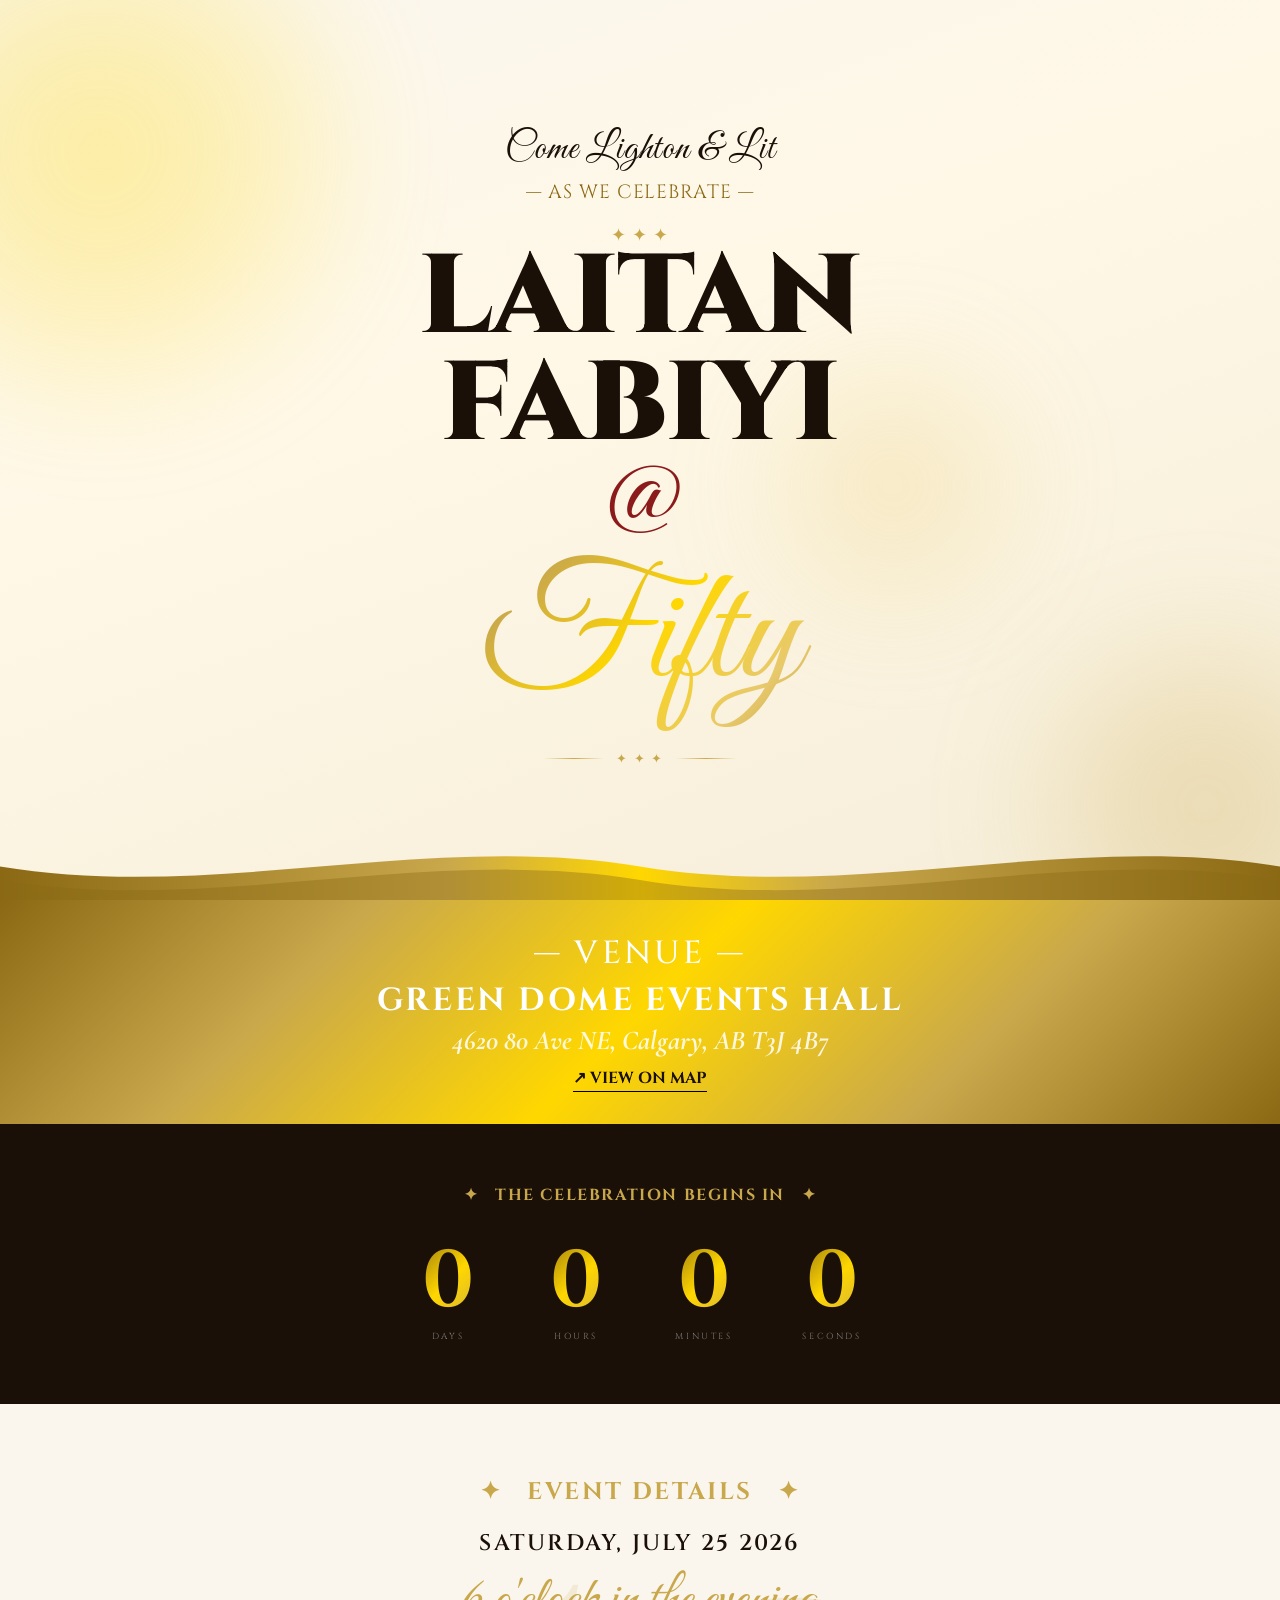
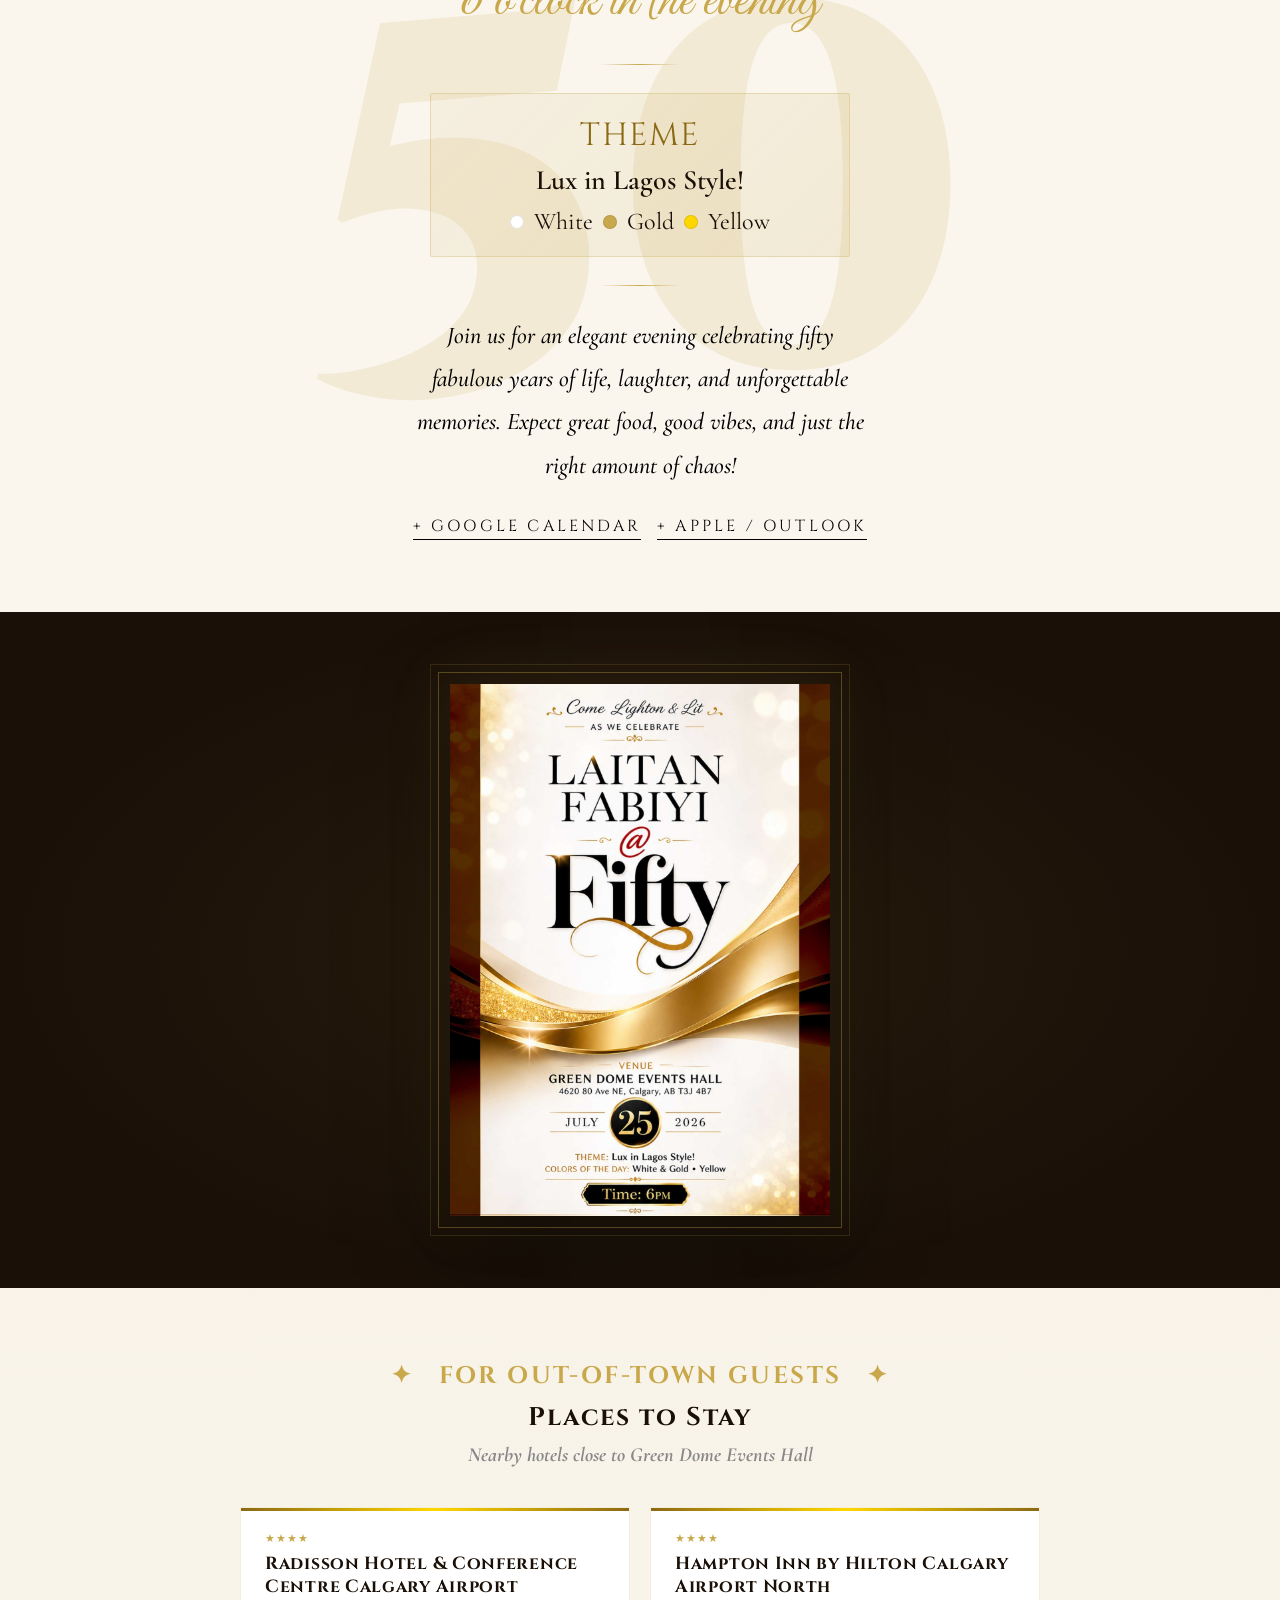
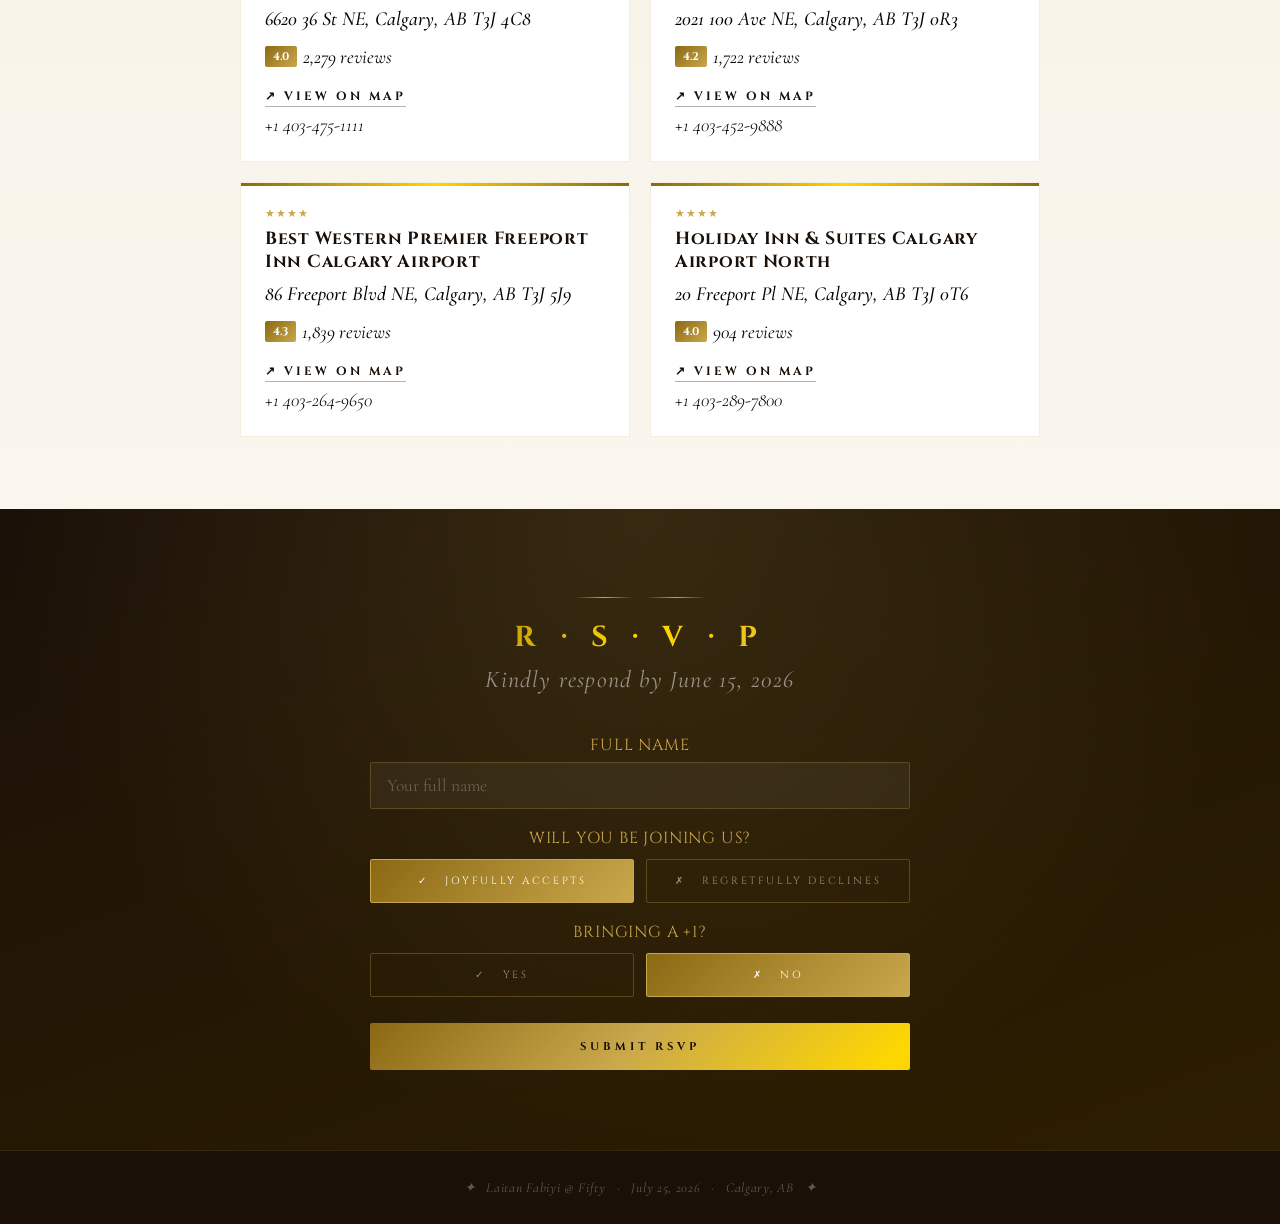
<file: index.html>
<!DOCTYPE html>
<html lang="en">
<head>
<meta charset="UTF-8">
<meta name="viewport" content="width=device-width, initial-scale=1.0">
<title>Laitan Fabiyi @ Fifty</title>
<link href="https://fonts.googleapis.com/css2?family=Cormorant+Garamond:ital,wght@0,300;0,400;0,600;1,300;1,400&family=Cinzel:wght@400;600;700;900&family=Great+Vibes&display=swap" rel="stylesheet">
<link rel="stylesheet" href="style.css">

</head>
<body>

<!-- ── HERO ── -->
<section class="hero">
  <div class="orb orb-1"></div>
  <div class="orb orb-2"></div>
  <div class="orb orb-3"></div>

  <div class="hero-inner">
    <p class="come-lighton">Come Lighton &amp; Lit</p>
    <p class="as-we-celebrate" style="opacity:0;animation:fadeUp 1s 0.4s forwards">— AS WE CELEBRATE —</p>

    <div class="deco-flourish" style="opacity:0;animation:fadeUp 1s 0.5s forwards">✦ ✦ ✦</div>

    <h1 class="name">LAITAN<br>FABIYI</h1>
    <span class="at-symbol">@</span>
    <span class="fifty">Fifty</span>

    <div class="deco-line" style="opacity:0;animation:fadeUp 1s 1.2s forwards;margin-top:20px;">
      ✦ ✦ ✦
    </div>
  </div>

  <!-- SVG Gold Wave -->
  <svg class="wave-divider" viewBox="0 0 1440 80" xmlns="http://www.w3.org/2000/svg" preserveAspectRatio="none">
    <defs>
      <linearGradient id="waveGrad" x1="0%" y1="0%" x2="100%" y2="0%">
        <stop offset="0%" style="stop-color:#8B6914"/>
        <stop offset="35%" style="stop-color:#C9A84C"/>
        <stop offset="50%" style="stop-color:#FFD700"/>
        <stop offset="65%" style="stop-color:#C9A84C"/>
        <stop offset="100%" style="stop-color:#8B6914"/>
      </linearGradient>
    </defs>
    <path d="M0,40 C240,80 480,0 720,40 C960,80 1200,0 1440,40 L1440,80 L0,80 Z" fill="url(#waveGrad)"/>
    <path d="M0,55 C240,95 480,15 720,55 C960,95 1200,15 1440,55 L1440,80 L0,80 Z" fill="rgba(139,105,20,0.4)"/>
  </svg>
</section>

<!-- ── GOLD BAND ── -->
<div class="gold-band">
  <p class="venue-label">— VENUE —</p>
  <p class="venue-name">Green Dome Events Hall</p>
  <p class="venue-address">4620 80 Ave NE, Calgary, AB T3J 4B7</p>
  <a class="map-link" href="https://maps.google.com/?q=4620+80+Ave+NE,+Calgary,+AB+T3J+4B7" target="_blank">
    ↗ View on Map
  </a>
</div>

<!-- ── COUNTDOWN ── -->
<section class="countdown-section">
  <h2>✦ &nbsp; The Celebration Begins In &nbsp; ✦</h2>
  <div class="countdown-grid">
    <div class="countdown-item">
      <span class="countdown-number" id="cd-days">—</span>
      <span class="countdown-label">Days</span>
    </div>
    <div class="countdown-item">
      <span class="countdown-number" id="cd-hours">—</span>
      <span class="countdown-label">Hours</span>
    </div>
    <div class="countdown-item">
      <span class="countdown-number" id="cd-mins">—</span>
      <span class="countdown-label">Minutes</span>
    </div>
    <div class="countdown-item">
      <span class="countdown-number" id="cd-secs">—</span>
      <span class="countdown-label">Seconds</span>
    </div>
  </div>
</section>

<!-- ── INFO ── -->
<section class="info-section">
  <div class="info-inner">
    <span class="section-tag">✦ &nbsp; Event Details &nbsp; ✦</span>

    <p class="info-date">SATURDAY, JULY 25 2026</p>
    <span class="info-time">6 o'clock in the evening</span>

    <div class="info-divider"></div>

    <div class="theme-block">
      <span class="theme-label">Theme</span>
      <span class="theme-value">Lux in Lagos Style!</span>
      <div class="colors-row">
        <span class="color-dot" style="background:#fff;"></span>
        <span>White</span>
        <span class="color-dot" style="background:#C9A84C;"></span>
        <span>Gold</span>
        <span class="color-dot" style="background:#FFD700;"></span>
        <span>Yellow</span>
      </div>
    </div>

    <div class="info-divider"></div>

    <p style="font-family:'Cormorant Garamond',serif;font-size:1.5rem;font-weight:500;color:#000;font-style:italic;line-height:1.8;max-width:460px;margin:0 auto;">
      Join us for an elegant evening celebrating fifty fabulous years of life, laughter, and unforgettable memories. Expect great food, good vibes, and just the right amount of chaos!
    </p>

    <div class="cal-links">
      <a class="cal-link" href="https://calendar.google.com/calendar/render?action=TEMPLATE&text=Laitan+Fabiyi+%40+Fifty&dates=20260725T180000/20260725T230000&location=4620+80+Ave+NE,+Calgary,+AB+T3J+4B7" target="_blank">+ Google Calendar</a>
      <a class="cal-link" href="data:text/calendar;charset=utf-8,BEGIN:VCALENDAR%0AVERSION:2.0%0ABEGIN:VEVENT%0ADTSTART:20260725T180000%0ADTEND:20260725T230000%0ASUMMARY:Laitan+Fabiyi+%40+Fifty%0ALOCATION:4620+80+Ave+NE+Calgary+AB+T3J+4B7%0AEND:VEVENT%0AEND:VCALENDAR" download="laitan50.ics">+ Apple / Outlook</a>
    </div>
  </div>
</section>


<!-- ── ORIGINAL INVITATION ── -->
<section class="invite-section">
  <div class="invite-frame">
    <img src = "iv.jpeg">
    </div>
</section>

<!-- ── PLACES TO STAY ── -->
<section class="hotels-section">
  <div class="hotels-inner">
    <span class="section-tag">✦ &nbsp; For Out-of-Town Guests &nbsp; ✦</span>
    <h2 class="hotels-heading">Places to Stay</h2>
    <p class="hotels-sub">Nearby hotels close to Green Dome Events Hall</p>
    <div class="hotels-grid">

      <div class="hotel-card">
        <div class="hotel-stars">★★★★</div>
        <div class="hotel-name">Radisson Hotel & Conference Centre Calgary Airport</div>
        <div class="hotel-address">6620 36 St NE, Calgary, AB T3J 4C8</div>
        <div class="hotel-rating">
          <span class="rating-badge">4.0</span>
          <span class="rating-count">2,279 reviews</span>
        </div>
        <a class="hotel-book-link" href="https://maps.google.com/?q=Radisson+Hotel+Conference+Centre+Calgary+Airport" target="_blank">↗ View on Map</a>
        <div class="hotel-phone">+1 403-475-1111</div>
      </div>

      <div class="hotel-card">
        <div class="hotel-stars">★★★★</div>
        <div class="hotel-name">Hampton Inn by Hilton Calgary Airport North</div>
        <div class="hotel-address">2021 100 Ave NE, Calgary, AB T3J 0R3</div>
        <div class="hotel-rating">
          <span class="rating-badge">4.2</span>
          <span class="rating-count">1,722 reviews</span>
        </div>
        <a class="hotel-book-link" href="https://maps.google.com/?q=Hampton+Inn+Hilton+Calgary+Airport+North" target="_blank">↗ View on Map</a>
        <div class="hotel-phone">+1 403-452-9888</div>
      </div>

      <div class="hotel-card">
        <div class="hotel-stars">★★★★</div>
        <div class="hotel-name">Best Western Premier Freeport Inn Calgary Airport</div>
        <div class="hotel-address">86 Freeport Blvd NE, Calgary, AB T3J 5J9</div>
        <div class="hotel-rating">
          <span class="rating-badge">4.3</span>
          <span class="rating-count">1,839 reviews</span>
        </div>
        <a class="hotel-book-link" href="https://maps.google.com/?q=Best+Western+Premier+Freeport+Inn+Calgary+Airport" target="_blank">↗ View on Map</a>
        <div class="hotel-phone">+1 403-264-9650</div>
      </div>

      <div class="hotel-card">
        <div class="hotel-stars">★★★★</div>
        <div class="hotel-name">Holiday Inn & Suites Calgary Airport North</div>
        <div class="hotel-address">20 Freeport Pl NE, Calgary, AB T3J 0T6</div>
        <div class="hotel-rating">
          <span class="rating-badge">4.0</span>
          <span class="rating-count">904 reviews</span>
        </div>
        <a class="hotel-book-link" href="https://maps.google.com/?q=Holiday+Inn+Suites+Calgary+Airport+North" target="_blank">↗ View on Map</a>
        <div class="hotel-phone">+1 403-289-7800</div>
      </div>

    </div>
  </div>
</section>

<!-- ── RSVP ── -->
<section class="rsvp-section" id="rsvp">
  <div class="rsvp-inner">
    <div class="deco-line" style="color:rgba(201,168,76,0.4);margin-bottom:20px;">
    </div>
    <h2>R · S · V · P</h2>
    <p class="rsvp-deadline">Kindly respond by June 15, 2026</p>

    <div id="rsvp-form">
      <div class="form-group">
        <label>Full Name</label>
        <input type="text" id="f-name" placeholder="Your full name" autocomplete="name"/>
      </div>

      <label style="font-family:'Cinzel',serif;font-size:1rem;letter-spacing:0.05em;color:var(--gold);text-transform:uppercase;display:block;margin-bottom:10px;">Will you be joining us?</label>
      <div class="attend-row">
        <button class="attend-btn selected" id="btn-yes" onclick="selectAttend('yes')">✓ &nbsp; Joyfully Accepts</button>
        <button class="attend-btn" id="btn-no" onclick="selectAttend('no')">✗ &nbsp; Regretfully Declines</button>
      </div>

      <label style="font-family:'Cinzel',serif;font-size:1rem;letter-spacing:0.05em;color:var(--gold);text-transform:uppercase;display:block;margin-bottom:10px;">Bringing a +1?</label>
      <div class="attend-row">
        <button class="attend-btn" id="btn-plus1-yes" onclick="selectPlus1('yes')">✓ &nbsp; Yes</button>
        <button class="attend-btn selected" id="btn-plus1-no" onclick="selectPlus1('no')">✗ &nbsp; No</button>
      </div>

      <div class="form-group" id="plus1-name-group" style="display:none;">
        <label>Your +1's Name</label>
        <input type="text" id="f-plus1" placeholder="+1's full name"/>
      </div>

      <button class="submit-btn" onclick="submitRSVP()">Submit RSVP</button>
    </div>

    <div class="success-msg" id="success-msg">
      <span class="checkmark">✦</span>
      <p>Thank you, <strong id="success-name"></strong>!<br><br>
      Your RSVP has been received. We look forward to celebrating this golden milestone with you.<br><br>
      <em style="font-size:0.85rem;color:rgba(255,255,255,0.4);">Lux in Lagos Style — July 25, 2026</em></p>
    </div>
  </div>
</section>

<!-- ── FOOTER ── -->
<footer>
  <p>✦ &nbsp; <em>Laitan Fabiyi @ Fifty</em> &nbsp; · &nbsp; July 25, 2026 &nbsp; · &nbsp; Calgary, AB &nbsp; ✦</p>
</footer>

<script src="script.js"></script>

</body>
</html>
</file>
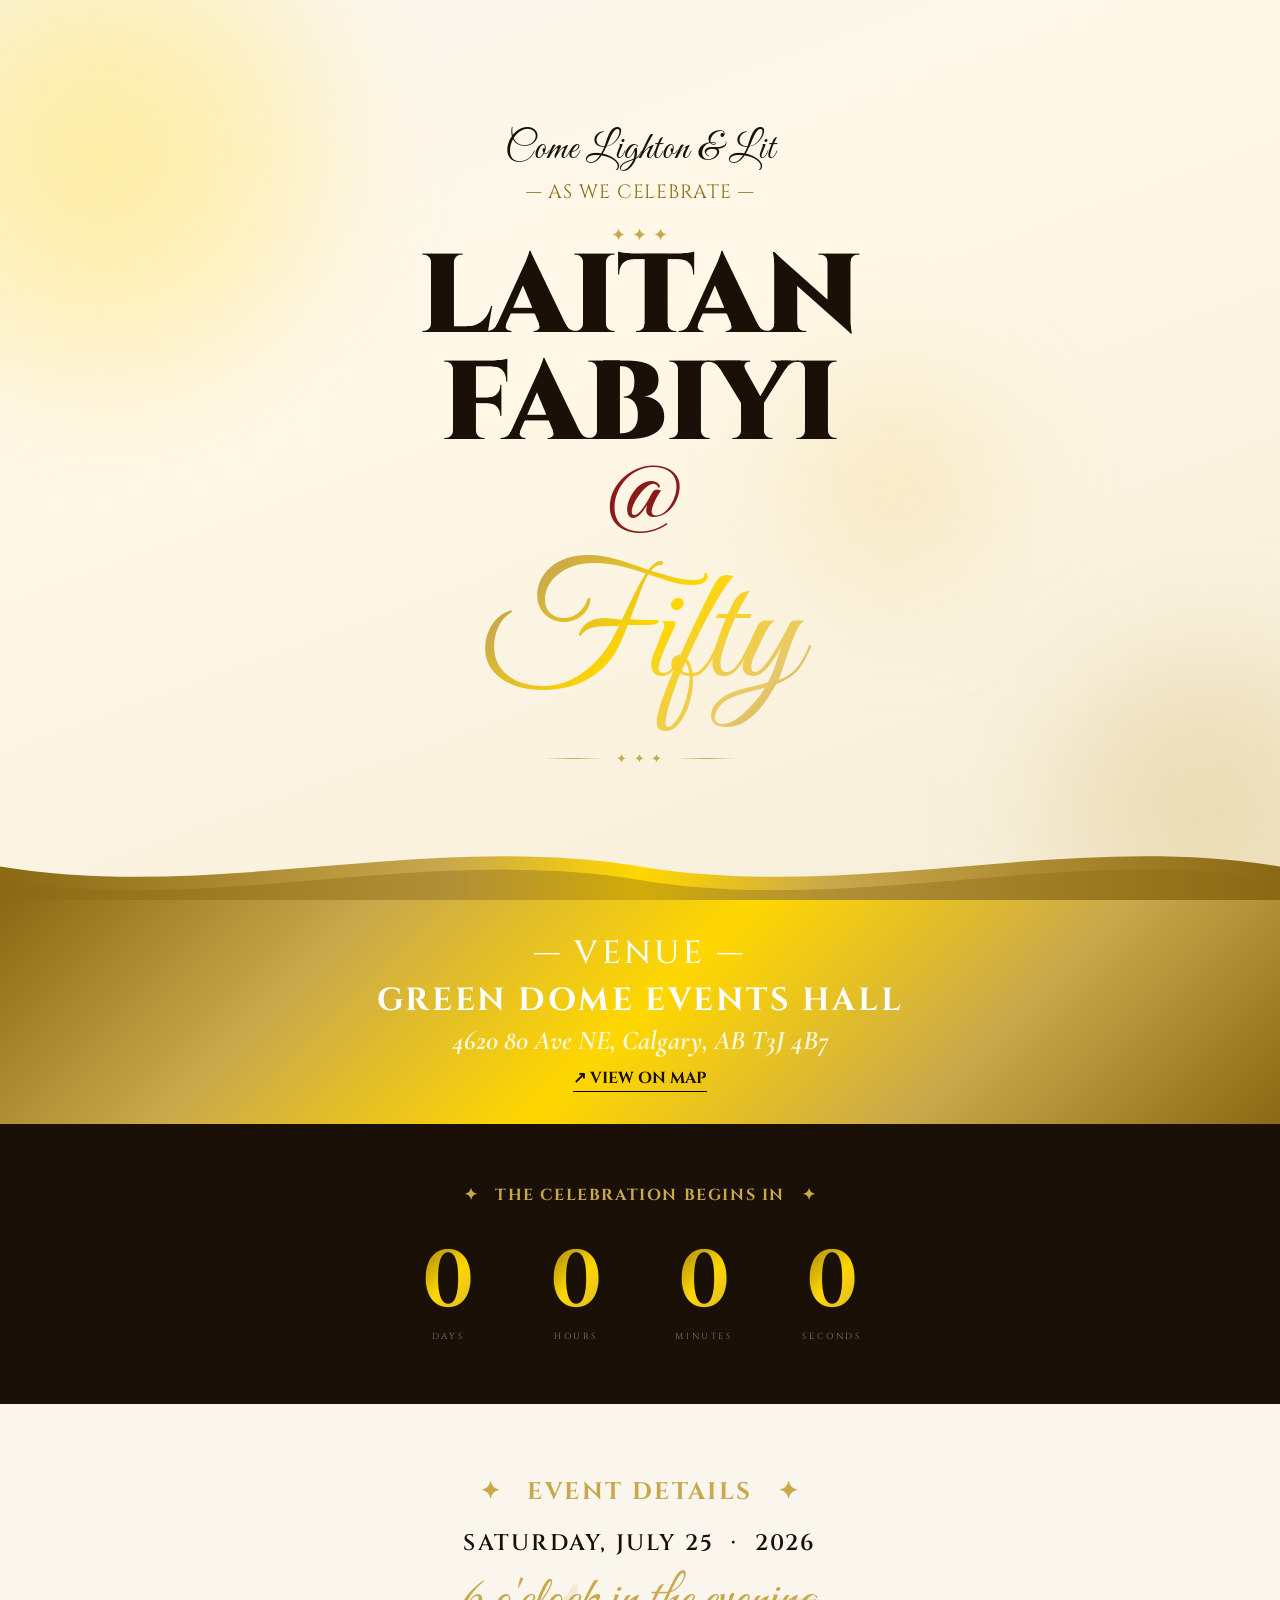
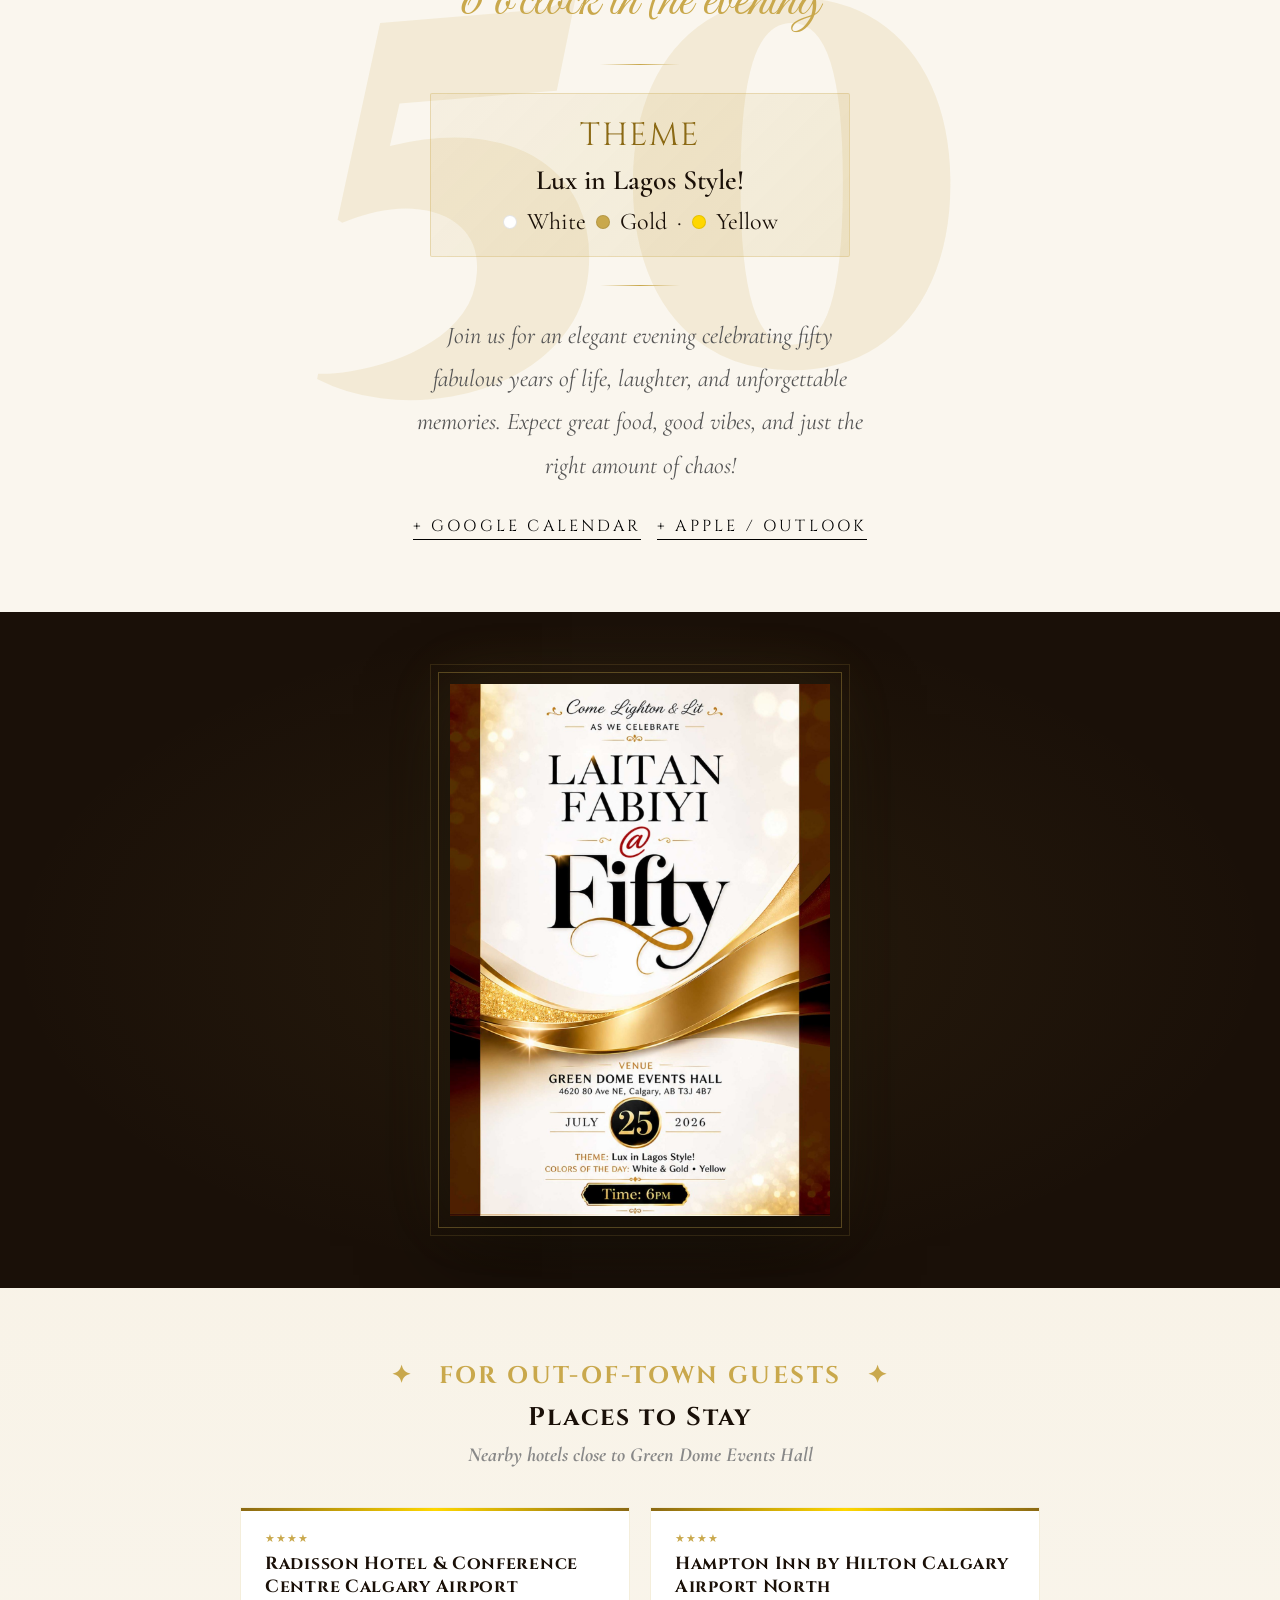
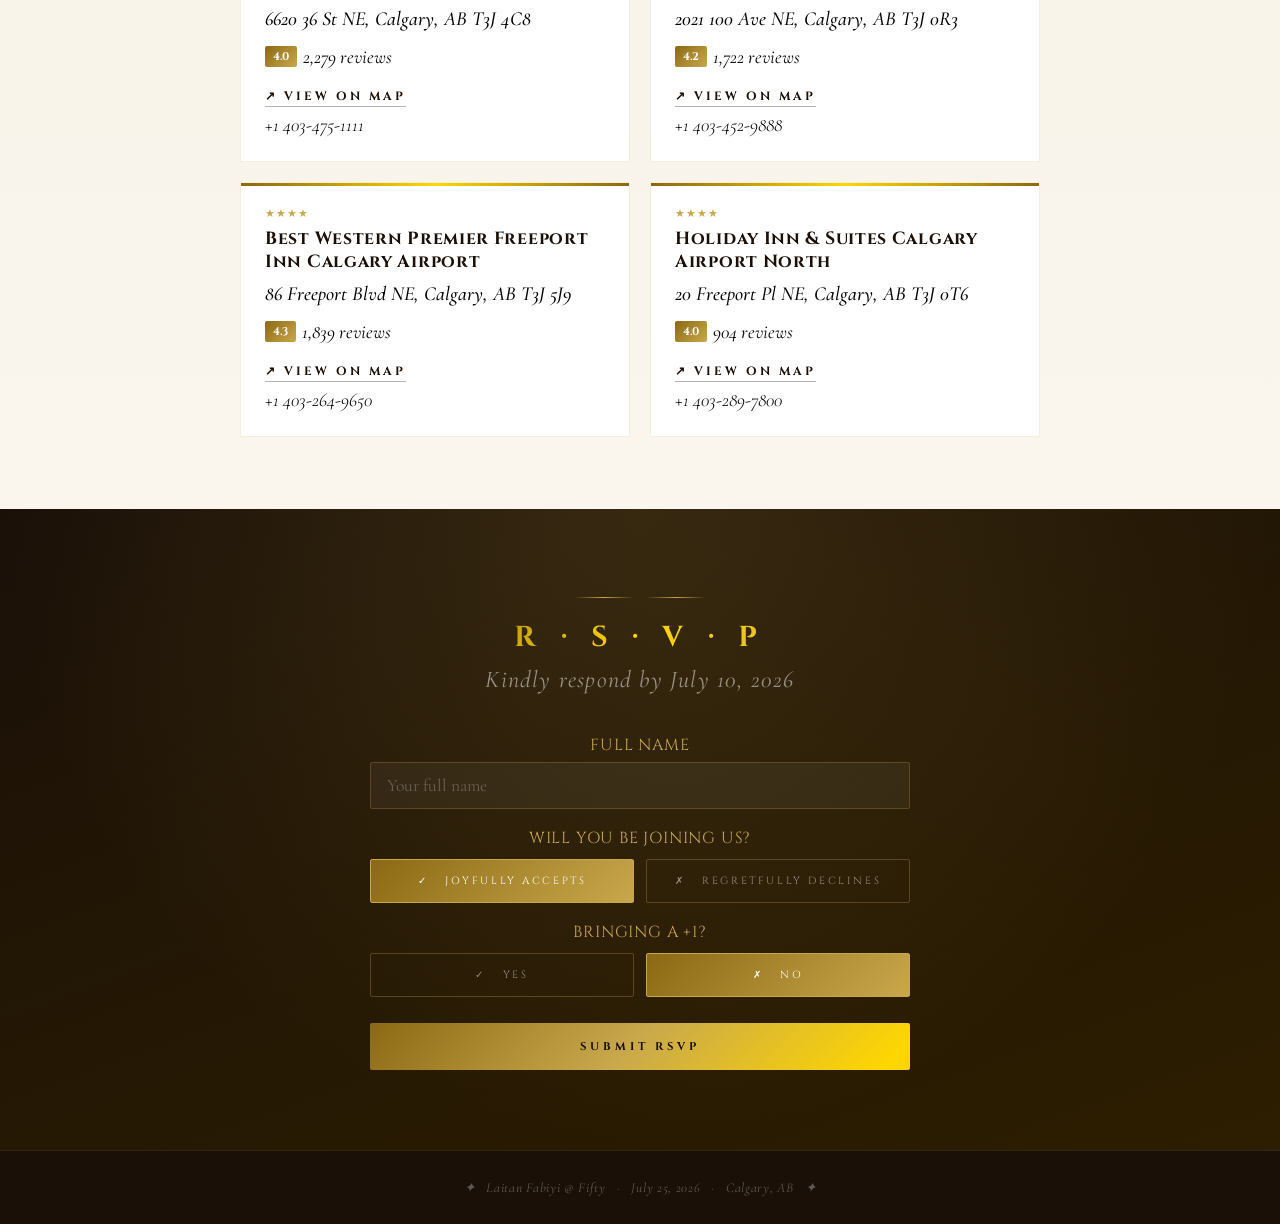
<file: laitan50.html>
<!DOCTYPE html>
<html lang="en">
<head>
<meta charset="UTF-8">
<meta name="viewport" content="width=device-width, initial-scale=1.0">
<title>Laitan Fabiyi @ Fifty</title>
<link href="https://fonts.googleapis.com/css2?family=Cormorant+Garamond:ital,wght@0,300;0,400;0,600;1,300;1,400&family=Cinzel:wght@400;600;700;900&family=Great+Vibes&display=swap" rel="stylesheet">
<link rel="stylesheet" href="style.css">

</head>
<body>

<!-- ── HERO ── -->
<section class="hero">
  <div class="orb orb-1"></div>
  <div class="orb orb-2"></div>
  <div class="orb orb-3"></div>

  <div class="hero-inner">
    <p class="come-lighton">Come Lighton &amp; Lit</p>
    <p class="as-we-celebrate" style="opacity:0;animation:fadeUp 1s 0.4s forwards">— AS WE CELEBRATE —</p>

    <div class="deco-flourish" style="opacity:0;animation:fadeUp 1s 0.5s forwards">✦ ✦ ✦</div>

    <h1 class="name">LAITAN<br>FABIYI</h1>
    <span class="at-symbol">@</span>
    <span class="fifty">Fifty</span>

    <div class="deco-line" style="opacity:0;animation:fadeUp 1s 1.2s forwards;margin-top:20px;">
      ✦ ✦ ✦
    </div>
  </div>

  <!-- SVG Gold Wave -->
  <svg class="wave-divider" viewBox="0 0 1440 80" xmlns="http://www.w3.org/2000/svg" preserveAspectRatio="none">
    <defs>
      <linearGradient id="waveGrad" x1="0%" y1="0%" x2="100%" y2="0%">
        <stop offset="0%" style="stop-color:#8B6914"/>
        <stop offset="35%" style="stop-color:#C9A84C"/>
        <stop offset="50%" style="stop-color:#FFD700"/>
        <stop offset="65%" style="stop-color:#C9A84C"/>
        <stop offset="100%" style="stop-color:#8B6914"/>
      </linearGradient>
    </defs>
    <path d="M0,40 C240,80 480,0 720,40 C960,80 1200,0 1440,40 L1440,80 L0,80 Z" fill="url(#waveGrad)"/>
    <path d="M0,55 C240,95 480,15 720,55 C960,95 1200,15 1440,55 L1440,80 L0,80 Z" fill="rgba(139,105,20,0.4)"/>
  </svg>
</section>

<!-- ── GOLD BAND ── -->
<div class="gold-band">
  <p class="venue-label">— VENUE —</p>
  <p class="venue-name">Green Dome Events Hall</p>
  <p class="venue-address">4620 80 Ave NE, Calgary, AB T3J 4B7</p>
  <a class="map-link" href="https://maps.google.com/?q=4620+80+Ave+NE,+Calgary,+AB+T3J+4B7" target="_blank">
    ↗ View on Map
  </a>
</div>

<!-- ── COUNTDOWN ── -->
<section class="countdown-section">
  <h2>✦ &nbsp; The Celebration Begins In &nbsp; ✦</h2>
  <div class="countdown-grid">
    <div class="countdown-item">
      <span class="countdown-number" id="cd-days">—</span>
      <span class="countdown-label">Days</span>
    </div>
    <div class="countdown-item">
      <span class="countdown-number" id="cd-hours">—</span>
      <span class="countdown-label">Hours</span>
    </div>
    <div class="countdown-item">
      <span class="countdown-number" id="cd-mins">—</span>
      <span class="countdown-label">Minutes</span>
    </div>
    <div class="countdown-item">
      <span class="countdown-number" id="cd-secs">—</span>
      <span class="countdown-label">Seconds</span>
    </div>
  </div>
</section>

<!-- ── INFO ── -->
<section class="info-section">
  <div class="info-inner">
    <span class="section-tag">✦ &nbsp; Event Details &nbsp; ✦</span>

    <p class="info-date">SATURDAY, JULY 25 &nbsp;·&nbsp; 2026</p>
    <span class="info-time">6 o'clock in the evening</span>

    <div class="info-divider"></div>

    <div class="theme-block">
      <span class="theme-label">Theme</span>
      <span class="theme-value">Lux in Lagos Style!</span>
      <div class="colors-row">
        <span class="color-dot" style="background:#fff;"></span>
        <span>White</span>
        <span class="color-dot" style="background:#C9A84C;"></span>
        <span>Gold</span>
        <span>·</span>
        <span class="color-dot" style="background:#FFD700;"></span>
        <span>Yellow</span>
      </div>
    </div>

    <div class="info-divider"></div>

    <p style="font-family:'Cormorant Garamond',serif;font-size:1.5rem;color:#555;font-style:italic;line-height:1.8;max-width:460px;margin:0 auto;">
      Join us for an elegant evening celebrating fifty fabulous years of life, laughter, and unforgettable memories. Expect great food, good vibes, and just the right amount of chaos!
    </p>

    <div class="cal-links">
      <a class="cal-link" href="https://calendar.google.com/calendar/render?action=TEMPLATE&text=Laitan+Fabiyi+%40+Fifty&dates=20260725T180000/20260725T230000&location=4620+80+Ave+NE,+Calgary,+AB+T3J+4B7" target="_blank">+ Google Calendar</a>
      <a class="cal-link" href="data:text/calendar;charset=utf-8,BEGIN:VCALENDAR%0AVERSION:2.0%0ABEGIN:VEVENT%0ADTSTART:20260725T180000%0ADTEND:20260725T230000%0ASUMMARY:Laitan+Fabiyi+%40+Fifty%0ALOCATION:4620+80+Ave+NE+Calgary+AB+T3J+4B7%0AEND:VEVENT%0AEND:VCALENDAR" download="laitan50.ics">+ Apple / Outlook</a>
    </div>
  </div>
</section>


<!-- ── ORIGINAL INVITATION ── -->
<section class="invite-section">
  <div class="invite-frame">
    <img src = "iv.jpeg">
    </div>
</section>

<!-- ── PLACES TO STAY ── -->
<section class="hotels-section">
  <div class="hotels-inner">
    <span class="section-tag">✦ &nbsp; For Out-of-Town Guests &nbsp; ✦</span>
    <h2 class="hotels-heading">Places to Stay</h2>
    <p class="hotels-sub">Nearby hotels close to Green Dome Events Hall</p>
    <div class="hotels-grid">

      <div class="hotel-card">
        <div class="hotel-stars">★★★★</div>
        <div class="hotel-name">Radisson Hotel & Conference Centre Calgary Airport</div>
        <div class="hotel-address">6620 36 St NE, Calgary, AB T3J 4C8</div>
        <div class="hotel-rating">
          <span class="rating-badge">4.0</span>
          <span class="rating-count">2,279 reviews</span>
        </div>
        <a class="hotel-book-link" href="https://maps.google.com/?q=Radisson+Hotel+Conference+Centre+Calgary+Airport" target="_blank">↗ View on Map</a>
        <div class="hotel-phone">+1 403-475-1111</div>
      </div>

      <div class="hotel-card">
        <div class="hotel-stars">★★★★</div>
        <div class="hotel-name">Hampton Inn by Hilton Calgary Airport North</div>
        <div class="hotel-address">2021 100 Ave NE, Calgary, AB T3J 0R3</div>
        <div class="hotel-rating">
          <span class="rating-badge">4.2</span>
          <span class="rating-count">1,722 reviews</span>
        </div>
        <a class="hotel-book-link" href="https://maps.google.com/?q=Hampton+Inn+Hilton+Calgary+Airport+North" target="_blank">↗ View on Map</a>
        <div class="hotel-phone">+1 403-452-9888</div>
      </div>

      <div class="hotel-card">
        <div class="hotel-stars">★★★★</div>
        <div class="hotel-name">Best Western Premier Freeport Inn Calgary Airport</div>
        <div class="hotel-address">86 Freeport Blvd NE, Calgary, AB T3J 5J9</div>
        <div class="hotel-rating">
          <span class="rating-badge">4.3</span>
          <span class="rating-count">1,839 reviews</span>
        </div>
        <a class="hotel-book-link" href="https://maps.google.com/?q=Best+Western+Premier+Freeport+Inn+Calgary+Airport" target="_blank">↗ View on Map</a>
        <div class="hotel-phone">+1 403-264-9650</div>
      </div>

      <div class="hotel-card">
        <div class="hotel-stars">★★★★</div>
        <div class="hotel-name">Holiday Inn & Suites Calgary Airport North</div>
        <div class="hotel-address">20 Freeport Pl NE, Calgary, AB T3J 0T6</div>
        <div class="hotel-rating">
          <span class="rating-badge">4.0</span>
          <span class="rating-count">904 reviews</span>
        </div>
        <a class="hotel-book-link" href="https://maps.google.com/?q=Holiday+Inn+Suites+Calgary+Airport+North" target="_blank">↗ View on Map</a>
        <div class="hotel-phone">+1 403-289-7800</div>
      </div>

    </div>
  </div>
</section>

<!-- ── RSVP ── -->
<section class="rsvp-section" id="rsvp">
  <div class="rsvp-inner">
    <div class="deco-line" style="color:rgba(201,168,76,0.4);margin-bottom:20px;">
    </div>
    <h2>R · S · V · P</h2>
    <p class="rsvp-deadline">Kindly respond by July 10, 2026</p>

    <div id="rsvp-form">
      <div class="form-group">
        <label>Full Name</label>
        <input type="text" id="f-name" placeholder="Your full name" autocomplete="name"/>
      </div>

      <label style="font-family:'Cinzel',serif;font-size:1rem;letter-spacing:0.05em;color:var(--gold);text-transform:uppercase;display:block;margin-bottom:10px;">Will you be joining us?</label>
      <div class="attend-row">
        <button class="attend-btn selected" id="btn-yes" onclick="selectAttend('yes')">✓ &nbsp; Joyfully Accepts</button>
        <button class="attend-btn" id="btn-no" onclick="selectAttend('no')">✗ &nbsp; Regretfully Declines</button>
      </div>

      <label style="font-family:'Cinzel',serif;font-size:1rem;letter-spacing:0.05em;color:var(--gold);text-transform:uppercase;display:block;margin-bottom:10px;">Bringing a +1?</label>
      <div class="attend-row">
        <button class="attend-btn" id="btn-plus1-yes" onclick="selectPlus1('yes')">✓ &nbsp; Yes</button>
        <button class="attend-btn selected" id="btn-plus1-no" onclick="selectPlus1('no')">✗ &nbsp; No</button>
      </div>

      <div class="form-group" id="plus1-name-group" style="display:none;">
        <label>Your +1's Name</label>
        <input type="text" id="f-plus1" placeholder="+1's full name"/>
      </div>

      <button class="submit-btn" onclick="submitRSVP()">Submit RSVP</button>
    </div>

    <div class="success-msg" id="success-msg">
      <span class="checkmark">✦</span>
      <p>Thank you, <strong id="success-name"></strong>!<br><br>
      Your RSVP has been received. We look forward to celebrating this golden milestone with you.<br><br>
      <em style="font-size:0.85rem;color:rgba(255,255,255,0.4);">Lux in Lagos Style — July 25, 2026</em></p>
    </div>
  </div>
</section>

<!-- ── FOOTER ── -->
<footer>
  <p>✦ &nbsp; <em>Laitan Fabiyi @ Fifty</em> &nbsp; · &nbsp; July 25, 2026 &nbsp; · &nbsp; Calgary, AB &nbsp; ✦</p>
</footer>

<script src="script.js"></script>

</body>
</html>
</file>
<file: style.css>
*, *::before, *::after { box-sizing: border-box; margin: 0; padding: 0; }

  :root {
    --gold: #C9A84C;
    --gold-light: #E8C96B;
    --gold-bright: #FFD700;
    --gold-dark: #8B6914;
    --cream: #FAF6EE;
    --white: #FFFFFF;
    --black: #1a1008;
    --brown-dark: #3D1F00;
  }

  html { scroll-behavior: smooth; }

  body {
    background: var(--cream);
    color: var(--black);
    font-family: 'Cormorant Garamond', Georgia, serif;
    overflow-x: hidden;
    min-height: 100vh;
    font-size: 18px;
  }

  /* ── HERO ── */
  .hero {
    position: relative;
    min-height: 100vh;
    display: flex;
    flex-direction: column;
    align-items: center;
    justify-content: center;
    overflow: hidden;
    background: linear-gradient(160deg, #FAF6EE 0%, #FFF8E7 40%, #F5EDD8 100%);
  }

  /* Bokeh orbs */
  .orb {
    position: absolute;
    border-radius: 50%;
    filter: blur(60px);
    opacity: 0.35;
    pointer-events: none;
  }
  .orb-1 { width: 500px; height: 500px; background: radial-gradient(circle, #FFD700, transparent); top: -100px; left: -150px; animation: drift 12s ease-in-out infinite alternate; }
  .orb-2 { width: 350px; height: 350px; background: radial-gradient(circle, #C9A84C, transparent); bottom: -80px; right: -100px; animation: drift 15s ease-in-out infinite alternate-reverse; }
  .orb-3 { width: 250px; height: 250px; background: radial-gradient(circle, #E8C96B, transparent); top: 40%; left: 60%; animation: drift 10s ease-in-out infinite alternate; }

  @keyframes drift { from { transform: translate(0,0) scale(1); } to { transform: translate(30px, 20px) scale(1.08); } }

  /* Gold ribbon waves */
  .ribbon-top, .ribbon-bottom {
    position: absolute;
    left: 0; right: 0;
    pointer-events: none;
    z-index: 1;
  }
  .ribbon-top { top: 0; }
  .ribbon-bottom { bottom: 0; transform: rotate(180deg); }

  /* Decorative lines */
  .deco-line {
    display: flex;
    align-items: center;
    gap: 12px;
    justify-content: center;
    margin: 8px 0;
    color: var(--gold);
    font-size: 0.8rem;
    letter-spacing: 0.15em;
  }
  .deco-line::before, .deco-line::after {
    content: '';
    display: block;
    height: 1px;
    width: 60px;
    background: linear-gradient(90deg, transparent, var(--gold), transparent);
  }
  .deco-flourish {
    color: var(--gold);
    font-size: 1.1rem;
    letter-spacing: 0.05em;
  }

  .hero-inner {
    position: relative;
    z-index: 2;
    text-align: center;
    padding: 60px 24px;
    max-width: 700px;
    width: 100%;
  }

  .come-lighton {
    font-family: 'Great Vibes', cursive;
    font-size: clamp(1.6rem, 4vw, 2.4rem);
    color: var(--black);
    letter-spacing: 0.02em;
    opacity: 0;
    animation: fadeUp 1s 0.2s forwards;
  }

  .as-we-celebrate {
    font-family: 'Cinzel', serif;
    font-size: clamp(1rem, 1.5vw, 1.75rem);
    letter-spacing: 0.05em;
    color: var(--gold-dark);
    margin: 6px 0 20px;
    opacity: 0;
    animation: fadeUp 1s 0.4s forwards;
  }

  .name {
    font-family: 'Cinzel', serif;
    font-size: clamp(3rem, 12vw, 7rem);
    font-weight: 900;
    line-height: 0.95;
    color: var(--black);
    text-transform: uppercase;
    letter-spacing: -0.01em;
    opacity: 0;
    animation: fadeUp 1s 0.6s forwards;
  }

  .at-symbol {
    font-family: 'Great Vibes', cursive;
    font-size: clamp(2.5rem, 8vw, 5rem);
    color: #8B1A1A;
    line-height: 1;
    display: block;
    margin: 4px 0;
    opacity: 0;
    animation: fadeUp 1s 0.8s forwards;
  }

  .fifty {
    font-family: 'Great Vibes', cursive;
    font-size: clamp(4rem, 16vw, 10rem);
    background: linear-gradient(135deg, #8B6914 0%, #C9A84C 30%, #FFD700 50%, #E8C96B 70%, #8B6914 100%);
    -webkit-background-clip: text;
    -webkit-text-fill-color: transparent;
    background-clip: text;
    line-height: 1.15;
    display: block;
    opacity: 0;
    animation: fadeUp 1s 1s forwards;
  }

  @keyframes fadeUp {
    from { opacity: 0; transform: translateY(24px); }
    to   { opacity: 1; transform: translateY(0); }
  }

  /* Gold wave SVG at bottom of hero */
  .wave-divider {
    position: absolute;
    bottom: -2px;
    left: 0; right: 0;
    z-index: 3;
  }

  /* ── DETAILS BAND ── */
  .gold-band {
    background: linear-gradient(135deg, #8B6914, #C9A84C, #FFD700, #C9A84C, #8B6914);
    padding: 32px 24px;
    text-align: center;
    position: relative;
    z-index: 4;
  }
  .gold-band .venue-label {
    font-family: 'Cinzel', serif;
    font-size: 2rem;
    font-weight: 500;
    letter-spacing: 0.1em;
    color: #ffff;
    margin-bottom: 4px;
  }
  .gold-band .venue-name {
    font-family: 'Cinzel', serif;
    font-size: clamp(1.5rem, 3vw, 2rem);
    font-weight: 700;
    color: #fff;
    letter-spacing: 0.08em;
    text-transform: uppercase;
  }
  .gold-band .venue-address {
    font-family: 'Cormorant Garamond', serif;
    font-size: 1.7rem;
    font-weight: 700;
    color: rgba(255,255,255,0.85);
    margin-top: 2px;
    font-style: italic;
  }

  /* ── COUNTDOWN ── */
  .countdown-section {
    background: var(--black);
    padding: 60px 24px;
    text-align: center;
  }
  .countdown-section h2 {
    font-family: 'Cinzel', serif;
    font-size: 1rem;
    letter-spacing: 0.1em;
    color: var(--gold);
    margin-bottom: 36px;
    text-transform: uppercase;
  }
  .countdown-grid {
    display: flex;
    justify-content: center;
    gap: clamp(16px, 4vw, 48px);
    flex-wrap: wrap;
  }
  .countdown-item {
    text-align: center;
  }
  .countdown-number {
    font-family: 'Cinzel', serif;
    font-size: clamp(2.5rem, 8vw, 5rem);
    font-weight: 700;
    background: linear-gradient(135deg, #8B6914, #FFD700, #C9A84C);
    -webkit-background-clip: text;
    -webkit-text-fill-color: transparent;
    background-clip: text;
    line-height: 1;
    min-width: 80px;
    display: block;
  }
  .countdown-label {
    font-family: 'Cinzel', serif;
    font-size: 0.55rem;
    letter-spacing: 0.3em;
    color: rgba(255,255,255,0.45);
    margin-top: 6px;
    text-transform: uppercase;
  }

  /* ── INFO SECTION ── */
  .info-section {
    background: var(--cream);
    padding: 72px 24px;
    text-align: center;
    position: relative;
    overflow: hidden;
  }
  .info-section::before {
    content: '50';
    position: absolute;
    font-family: 'Cinzel', serif;
    font-size: 40vw;
    font-weight: 900;
    color: rgba(201,168,76,0.15);
    top: 50%;
    left: 50%;
    transform: translate(-50%, -50%);
    pointer-events: none;
    line-height: 1;
  }
  .info-inner {
    position: relative;
    z-index: 1;
    max-width: 600px;
    margin: 0 auto;
  }
  .section-tag {
    font-family: 'Cinzel', serif;
    font-size: 1.5rem;
    font-weight: 700;
    letter-spacing: 0.1em;
    color: var(--gold);
    text-transform: uppercase;
    display: block;
    margin-bottom: 20px;
  }
  .info-date {
    font-family: 'Cinzel', serif;
    font-size: clamp(1rem, 3vw, 1.4rem);
    font-weight: 600;
    letter-spacing: 0.1em;
    color: var(--black);
    margin-bottom: 4px;
  }
  .info-time {
    font-family: 'Great Vibes', cursive;
    font-size: clamp(2rem, 6vw, 3.5rem);
    color: var(--gold);
    display: block;
    margin: 8px 0;
  }
  .info-divider {
    width: 80px;
    height: 1px;
    background: linear-gradient(90deg, transparent, var(--gold), transparent);
    margin: 28px auto;
  }
  .theme-block {
    background: linear-gradient(135deg, rgba(201,168,76,0.08), rgba(201,168,76,0.15));
    border: 1px solid rgba(201,168,76,0.3);
    border-radius: 2px;
    padding: 20px 32px;
    margin: 24px auto;
    max-width: 420px;
  }
  .theme-label {
    font-family: 'Cinzel', serif;
    font-size: 2rem;
    letter-spacing: 0.05em;
    color: var(--gold-dark);
    text-transform: uppercase;
    display: block;
    margin-bottom: 6px;
  }
  .theme-value {
    font-family: 'Cormorant Garamond', serif;
    font-size: 1.75rem;
    font-weight: 600;
    color: var(--black);
  }
  .colors-row {
    display: flex;
    justify-content: center;
    align-items: center;
    gap: 10px;
    margin-top: 10px;
    font-family: 'Cormorant Garamond', serif;
    font-size: 1.5rem;
    color: var(--black);
  }
  .color-dot {
    width: 14px;
    height: 14px;
    border-radius: 50%;
    display: inline-block;
    border: 1px solid rgba(0,0,0,0.1);
  }

  /* ── RSVP ── */
  .rsvp-section {
    background: linear-gradient(160deg, #1a1008, #2d1e00);
    padding: 80px 24px;
    text-align: center;
    position: relative;
    overflow: hidden;
  }
  .rsvp-section::before {
    content: '';
    position: absolute;
    inset: 0;
    background: radial-gradient(ellipse at 50% 0%, rgba(201,168,76,0.15) 0%, transparent 70%);
  }
  .rsvp-inner {
    position: relative;
    z-index: 1;
    max-width: 540px;
    margin: 0 auto;
  }
  .rsvp-section h2 {
    font-family: 'Cinzel', serif;
    font-size: clamp(1.2rem, 4vw, 1.8rem);
    font-weight: 700;
    letter-spacing: 0.3em;
    background: linear-gradient(135deg, #8B6914, #FFD700, #C9A84C);
    -webkit-background-clip: text;
    -webkit-text-fill-color: transparent;
    background-clip: text;
    margin-bottom: 8px;
  }
  .rsvp-deadline {
    font-family: 'Cormorant Garamond', serif;
    font-size: 1.5rem;
    color: rgba(255,255,255,0.5);
    font-style: italic;
    margin-bottom: 40px;
    letter-spacing: 0.05em;
  }

  .form-group {
    margin-bottom: 18px;
    text-align: center;
  }
  .form-group label {
    font-family: 'Cinzel', serif;
    font-size: 1rem;
    letter-spacing: 0.05em;
    color: var(--gold);
    text-transform: uppercase;
    display: block;
    margin-bottom: 6px;
  }
  .form-group input, .form-group select {
    width: 100%;
    background: rgba(255,255,255,0.05);
    border: 1px solid rgba(201,168,76,0.25);
    border-radius: 2px;
    padding: 12px 16px;
    font-family: 'Cormorant Garamond', serif;
    font-size: 1.1rem;
    color: #fff;
    outline: none;
    transition: border-color 0.3s;
    -webkit-appearance: none;
  }
  .form-group input::placeholder { color: rgba(255,255,255,0.25); }
  .form-group input:focus, .form-group select:focus {
    border-color: var(--gold);
    background: rgba(201,168,76,0.08);
  }
  .form-group select option { background: #1a1008; color: #fff; }

  .attend-row {
    display: flex;
    gap: 12px;
    margin-bottom: 18px;
  }
  .attend-btn {
    flex: 1;
    padding: 14px;
    border: 1px solid rgba(201,168,76,0.3);
    background: transparent;
    color: rgba(255,255,255,0.5);
    font-family: 'Cinzel', serif;
    font-size: 0.65rem;
    letter-spacing: 0.25em;
    cursor: pointer;
    transition: all 0.3s;
    border-radius: 2px;
    text-transform: uppercase;
  }
  .attend-btn:hover { border-color: var(--gold); color: var(--gold); }
  .attend-btn.selected {
    background: linear-gradient(135deg, #8B6914, #C9A84C);
    border-color: var(--gold);
    color: #fff;
  }

  .submit-btn {
    width: 100%;
    padding: 16px;
    background: linear-gradient(135deg, #8B6914, #C9A84C, #FFD700, #C9A84C, #8B6914);
    background-size: 200%;
    border: none;
    color: var(--black);
    font-family: 'Cinzel', serif;
    font-size: 0.7rem;
    font-weight: 700;
    letter-spacing: 0.35em;
    text-transform: uppercase;
    cursor: pointer;
    border-radius: 2px;
    margin-top: 8px;
    transition: background-position 0.4s, transform 0.2s;
  }
  .submit-btn:hover { background-position: right; transform: translateY(-1px); }
  .submit-btn:active { transform: translateY(0); }

  .success-msg {
    display: none;
    background: rgba(201,168,76,0.1);
    border: 1px solid rgba(201,168,76,0.4);
    border-radius: 2px;
    padding: 24px;
    text-align: center;
  }
  .success-msg .checkmark {
    font-size: 2.5rem;
    display: block;
    margin-bottom: 12px;
  }
  .success-msg p {
    font-family: 'Cormorant Garamond', serif;
    font-size: 1.25rem;
    color: rgba(255,255,255,0.8);
    line-height: 1.6;
  }
  .success-msg strong {
    color: var(--gold-light);
    font-style: italic;
  }

  /* ── FOOTER ── */
  footer {
    background: var(--black);
    padding: 28px 24px;
    text-align: center;
    border-top: 1px solid rgba(201,168,76,0.15);
  }
  footer p {
    font-family: 'Cormorant Garamond', serif;
    font-size: 0.85rem;
    color: rgba(255,255,255,0.3);
    font-style: italic;
    letter-spacing: 0.05em;
  }
  footer a { color: var(--gold); text-decoration: none; }

  /* ── MAP LINK ── */
  .map-link {
    display: inline-flex;
    align-items: center;
    gap: 6px;
    font-family: 'Cinzel', serif;
    font-size: 1rem;
    font-weight: 700;
    color: var(--black);
    text-decoration: none;
    text-transform: uppercase;
    margin-top: 10px;
    border-bottom: 1px solid rgba(0, 0, 0,1);
    padding-bottom: 2px;
    transition: border-color 0.3s;
  }
  .map-link:hover { border-color: var(--gold); }

  /* Calendar add */
  .cal-links {
    display: flex;
    justify-content: center;
    gap: 16px;
    margin-top: 28px;
    flex-wrap: wrap;
  }
  .cal-link {
    font-family: 'Cinzel', serif;
    font-size: 1rem;
    letter-spacing: 0.2em;
    color: rgb(0, 0, 0);
    text-decoration: none;
    border-bottom: 1px solid rgb(0, 0, 0);
    padding-bottom: 2px;
    transition: color 0.3s, border-color 0.3s;
    text-transform: uppercase;
  }
  .cal-link:hover { color: var(--gold); border-color: var(--gold); }


  /* ── INVITE IMAGE ── */
  .invite-section {
    background: var(--black);
    padding: 72px 24px;
    display: flex;
    flex-direction: column;
    align-items: center;
    position: relative;
    overflow: hidden;
  }
  .invite-section::before {
    content: '';
    position: absolute;
    inset: 0;
    background: radial-gradient(ellipse at 50% 50%, rgba(201,168,76,0.08) 0%, transparent 70%);
  }
  .invite-frame {
    position: relative;
    z-index: 1;
    max-width: 380px;
    width: 100%;
  }
  .invite-frame::before {
    content: '';
    position: absolute;
    inset: -12px;
    border: 1px solid rgba(201,168,76,0.35);
    pointer-events: none;
    z-index: 2;
  }
  .invite-frame::after {
    content: '';
    position: absolute;
    inset: -20px;
    border: 1px solid rgba(201,168,76,0.15);
    pointer-events: none;
    z-index: 2;
  }
  .invite-frame img {
    width: 100%;
    display: block;
    box-shadow: 0 30px 80px rgba(0,0,0,0.6), 0 0 60px rgba(201,168,76,0.15);
  }
  .invite-caption {
    font-family: 'Great Vibes', cursive;
    font-size: 1.6rem;
    color: rgba(201,168,76,0.6);
    margin-top: 32px;
    position: relative;
    z-index: 1;
    letter-spacing: 0.05em;
  }

  /* ── HOTELS ── */
  .hotels-section {
    background: var(--cream);
    padding: 72px 24px;
    position: relative;
    overflow: hidden;
  }
  .hotels-section::before {
    content: '';
    position: absolute;
    inset: 0;
    background: linear-gradient(180deg, rgba(201,168,76,0.04) 0%, transparent 100%);
    pointer-events: none;
  }
  .hotels-inner {
    max-width: 800px;
    margin: 0 auto;
    position: relative;
    z-index: 1;
  }
  .hotels-inner .section-tag { display: block; text-align: center; margin-bottom: 8px; }
  .hotels-heading {
    font-family: 'Cinzel', serif;
    font-size: clamp(1.1rem, 3vw, 1.6rem);
    font-weight: 700;
    text-align: center;
    color: var(--black);
    letter-spacing: 0.08em;
    margin-bottom: 8px;
  }
  .hotels-sub {
    font-family: 'Cormorant Garamond', serif;
    font-size: 1.25rem;
    font-weight: 700;
    color: #888;
    font-style: italic;
    text-align: center;
    margin-bottom: 40px;
  }
  .hotels-grid {
    display: grid;
    grid-template-columns: repeat(auto-fit, minmax(280px, 1fr));
    gap: 20px;
  }
  .hotel-card {
    border: 1px solid rgba(201,168,76,0.2);
    background: #fff;
    padding: 24px;
    position: relative;
    transition: box-shadow 0.3s, transform 0.3s;
  }
  .hotel-card:hover {
    box-shadow: 0 8px 40px rgba(201,168,76,0.12);
    transform: translateY(-2px);
  }
  .hotel-card::before {
    content: '';
    position: absolute;
    top: 0; left: 0; right: 0;
    height: 3px;
    background: linear-gradient(90deg, #8B6914, #FFD700, #8B6914);
  }
  .hotel-stars {
    color: var(--gold);
    font-size: 0.7rem;
    letter-spacing: 0.1em;
    margin-bottom: 8px;
  }
  .hotel-name {
    font-family: 'Cinzel', serif;
    font-size: 1.1rem;
    font-weight: 700;
    color: var(--black);
    letter-spacing: 0.04em;
    margin-bottom: 6px;
    line-height: 1.3;
  }
  .hotel-address {
    font-family: 'Cormorant Garamond', serif;
    font-size: 1.25rem;
    font-weight: 500;
    color: rgb(0,0,0);
    font-style: italic;
    margin-bottom: 12px;
    line-height: 1.4;
  }
  .hotel-rating {
    display: flex;
    align-items: center;
    gap: 6px;
    margin-bottom: 14px;
  }
  .rating-badge {
    background: linear-gradient(135deg, #8B6914, #C9A84C);
    color: #fff;
    font-family: 'Cinzel', serif;
    font-size: 0.7rem;
    font-weight: 700;
    padding: 3px 8px;
    border-radius: 2px;
  }
  .rating-count {
    font-family: 'Cormorant Garamond', serif;
    font-size: 1.2rem;
    color: #000000;
    font-style: italic;
  }
  .hotel-book-link {
    display: inline-block;
    font-family: 'Cinzel', serif;
    font-size: 0.75rem;
    letter-spacing: 0.25em;
    color: var(--black);
    font-weight: 700;
    text-decoration: none;
    border-bottom: 1px solid rgba(8, 6, 0, 0.3);
    padding-bottom: 2px;
    text-transform: uppercase;
    transition: border-color 0.3s, color 0.3s;
  }
  .hotel-book-link:hover { color: var(--gold); border-color: var(--gold); }
  .hotel-phone {
    font-family: 'Cormorant Garamond', serif;
    font-size: 1.2rem;
    font-weight: 300;
    color: #000000;
    margin-top: 6px;
    font-style: italic;
  }

  @media (max-width: 480px) {
    .countdown-grid { gap: 20px; }
    .attend-row { flex-direction: column; }
  }
</file>
